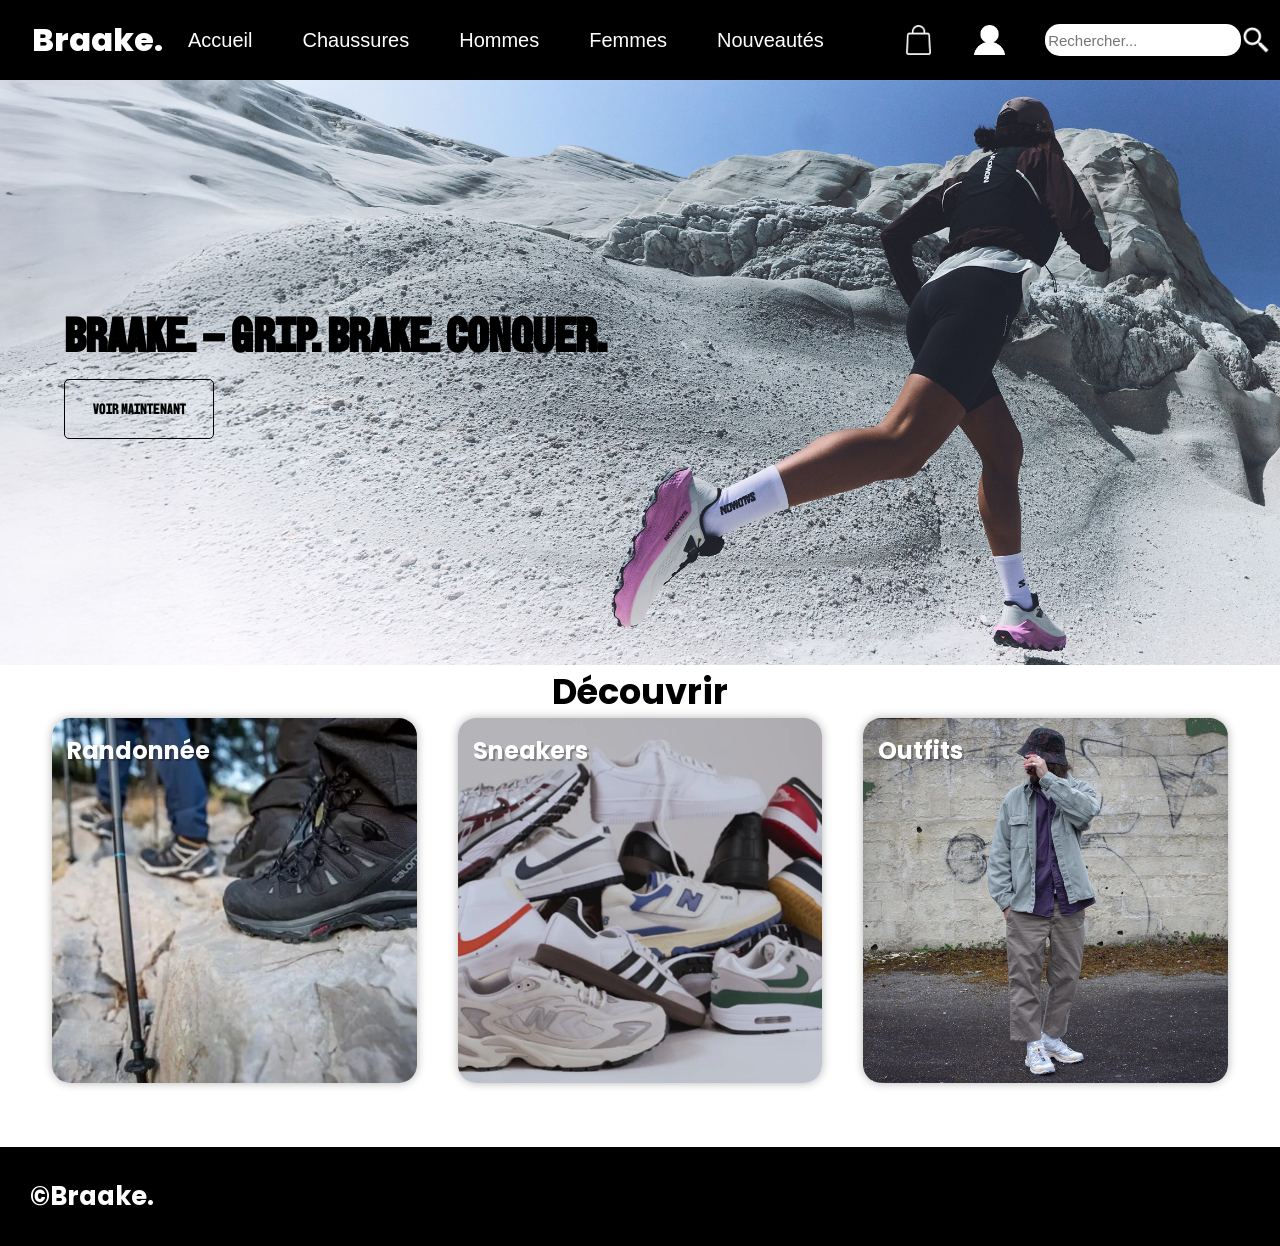
<file: index.html>
<!DOCTYPE html>
<html lang="fr">
<head>
    <meta charset="UTF-8">
    <meta name="viewport" content="width=device-width, initial-scale=1.0">
    <title>Braake. - Accueil</title>
    <link rel="stylesheet" href="assets/css/style.css"> 
    <link href="https://fonts.googleapis.com/css2?family=Poppins:ital,wght@0,100;0,200;0,300;0,400;0,500;0,600;0,700;0,800;0,900;1,100;1,200;1,300;1,400;1,500;1,600;1,700;1,800;1,900&display=swap" rel="stylesheet">
    <link rel="preconnect" href="https://fonts.googleapis.com">
    <link rel="preconnect" href="https://fonts.gstatic.com" crossorigin>
    <link href="https://fonts.googleapis.com/css2?family=BBH+Sans+Bogle&display=swap" rel="stylesheet">
    <link rel="icon" href="assets/imgs/logo.png">
</head>
<body>
    <header>
    <nav class="navbar">
        <div class="bandeaug">
            <a href="index.html" class="logo">Braake.</a>
            <ul class="nav-links">
                <li><a href="index.html">Accueil</a></li>
                <li><a href="#">Chaussures</a></li>
                <li><a href="#">Hommes</a></li>
                <li><a href="#">Femmes</a></li>
                <li><a href="#">Nouveautés</a></li>
            </ul>
        </div>
        <div class="bandeaud">
            <button class="panier-btn" onclick="window.location.href='panier.html'" aria-label="Panier">
                <img src="assets/imgs/panier.png" alt="Icône du panier">
            </button>

            <button class="account-btn" onclick="window.location.href='login.html#Container'" aria-label="Mon compte">
                <img src="assets/imgs/account.png" alt="Icône du compte">
            </button>

            <form class="search-form" action="recherche.html" method="get" role="search">
                <input 
                    type="text" 
                    name="q" 
                    placeholder="Rechercher..." 
                    aria-label="Rechercher sur le site" 
                    required
                >
                <button type="submit" class="search-btn" aria-label="Rechercher">
                    <img src="assets/imgs/search.png" alt="Icône de recherche">
                </button>
            </form>
        </div>
    </nav>
</header>
    <main>
    <section class="section1">
        <img src="assets/imgs/SLIM-BANNER-TRAIL-W-1.jpg" alt="Bannière Braake">
        <div class="slogan">
            <h1>Braake. – Grip. Brake. Conquer.</h1>
            <button>Voir maintenant</button>
        </div>
    </section>

    <section class="section2">
        <div class="Decouvrir">
            <h2>Découvrir</h2>
        </div>

        <div class="cases">
            <div class="case">
                <h2>Randonnée</h2>
                <img src="assets/imgs/comparatif-meilleures-chaussures-de-randonnee-salomon-1024x683.webp" 
                     alt="Chaussures de randonnée Salomon" 
                     loading="lazy">
            </div>

            <div class="case">
                <h2>Sneakers</h2>
                <img src="assets/imgs/d5fdc1b7c388443c995bcc7e89141a63.thumbnail.0000000000_1600x.webp" 
                     alt="Sneakers tendance" 
                     loading="lazy">
            </div>

            <div class="case">
                <h2>Outfits</h2>
                <img src="assets/imgs/barbour-x-noah-bucket-hat-vintage-hbt-Levis-shirt-norse-projects-aros-chinos-Salomon-Advanced-XT-6-4-1440x1440.jpg" 
                     alt="Tenue complète avec chapeau et sneakers" 
                     loading="lazy">
            </div>
        </div>
    </section>
</main>

    <footer>
    <h3>&copy;Braake.</h3>
</footer>
</body>

</html>
</file>
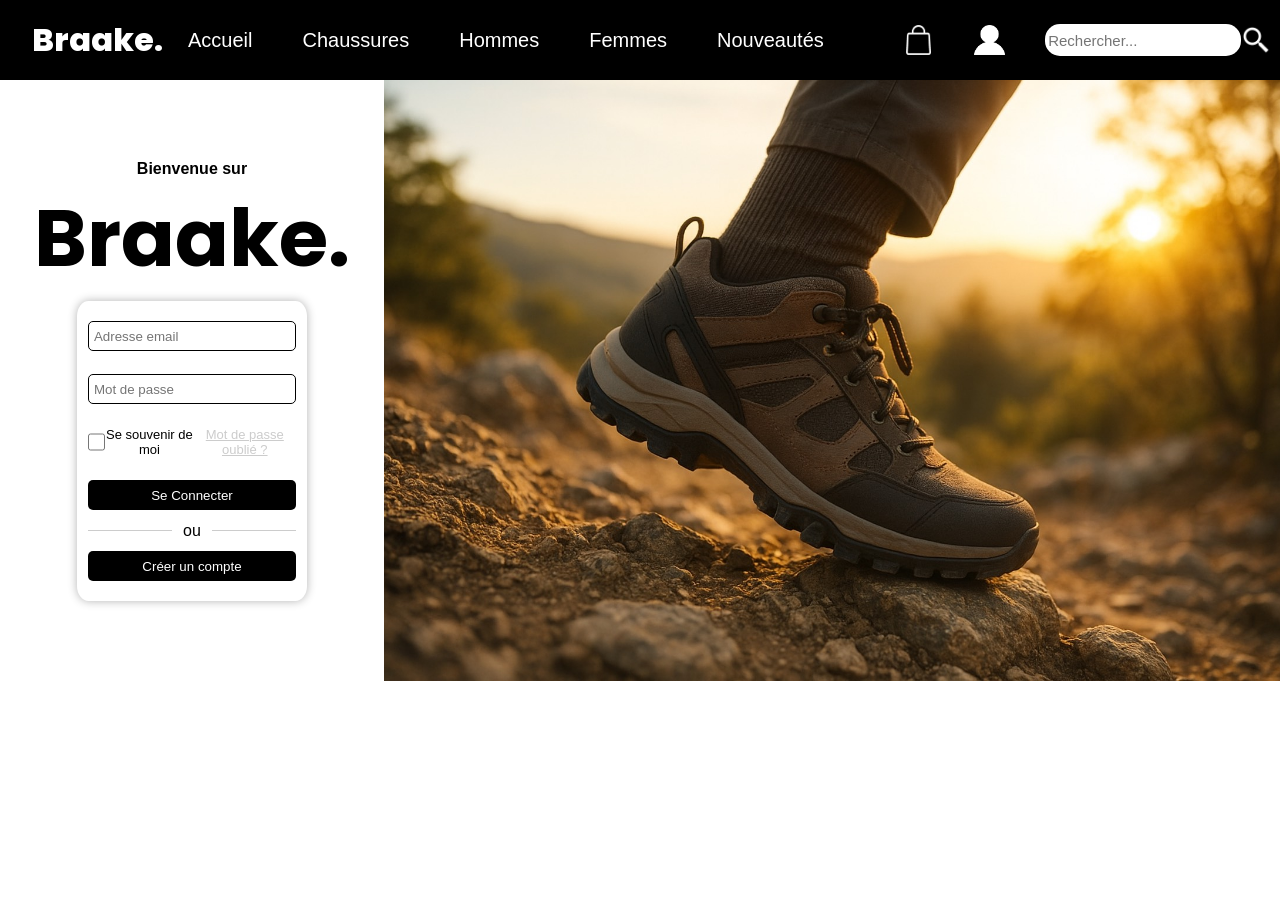
<file: login.html>
<!DOCTYPE html>
<html lang="fr-FR">
<head>
  <meta http-equiv="content-type" content="text/html; charset=utf-8">
  <meta name="viewport" content="width=device-width, initial-scale=1.0">
  <title>Braake. - Connexion</title>
  <link rel="stylesheet" type="text/css" href="assets/css/style.css">
  <link rel="preconnect" href="https://fonts.googleapis.com">
  <link rel="preconnect" href="https://fonts.gstatic.com" crossorigin>
  <link href="https://fonts.googleapis.com/css2?family=Poppins:ital,wght@0,100;0,200;0,300;0,400;0,500;0,600;0,700;0,800;0,900;1,100;1,200;1,300;1,400;1,500;1,600;1,700;1,800;1,900&display=swap" rel="stylesheet">
  <link rel="icon" href="assets/imgs/logo.png">
</head>
<body>
  <header>
    <nav class="navbar">
        <div class="bandeaug">
            <a href="index.html" class="logo">Braake.</a>
            <ul class="nav-links">
              <li><a href="index.html">Accueil</a></li>
                <li><a href="#">Chaussures</a></li>
                <li><a href="#">Hommes</a></li>
                <li><a href="#">Femmes</a></li>
                <li><a href="#">Nouveautés</a></li>
            </ul>
        </div>
        <div class="bandeaud">
            <button class="panier-btn" onclick="window.location.href='panier.html'" aria-label="Panier">
                <img src="assets/imgs/panier.png" alt="Icône du panier">
            </button>

            <button class="account-btn" onclick="window.location.href='login.html#Container'" aria-label="Mon compte">
                <img src="assets/imgs/account.png" alt="Icône du compte">
            </button>

            <form class="search-form" action="recherche.html" method="get" role="search">
                <input 
                    type="text" 
                    name="q" 
                    placeholder="Rechercher..." 
                    aria-label="Rechercher sur le site" 
                    required
                >
                <button type="submit" class="search-btn" aria-label="Rechercher">
                    <img src="assets/imgs/search.png" alt="Icône de recherche">
                </button>
            </form>
        </div>
    </nav>
</header>
  <div class="container-login" id="Container">
    <div class="pgauche">
      <div class="bienvenue">
        <h4>Bienvenue sur</h4>
        <h1>Braake.</h1>
      </div>
      <form method="post">
        <input type="email" name="email" placeholder="Adresse email" required>
        <input type="password" name="password" placeholder="Mot de passe" required>
        <div class="remember">
          <input type="checkbox" name="remember">
          <p>Se souvenir de moi</p>
          <a href="#">Mot de passe oublié ?</a>
        </div>
        <button type="submit">Se Connecter</button>
        <div class="separator" role="separator" aria-orientation="horizontal" aria-hidden="false">
          <span>ou</span>
        </div>
        <button type="button">Créer un compte</button>
      </form>
    </div>
    <div class="pdroite">
      <img src="assets/imgs/vitrine.png" alt="Illustration">
    </div>
  </div>
</body>
</html>
</file>
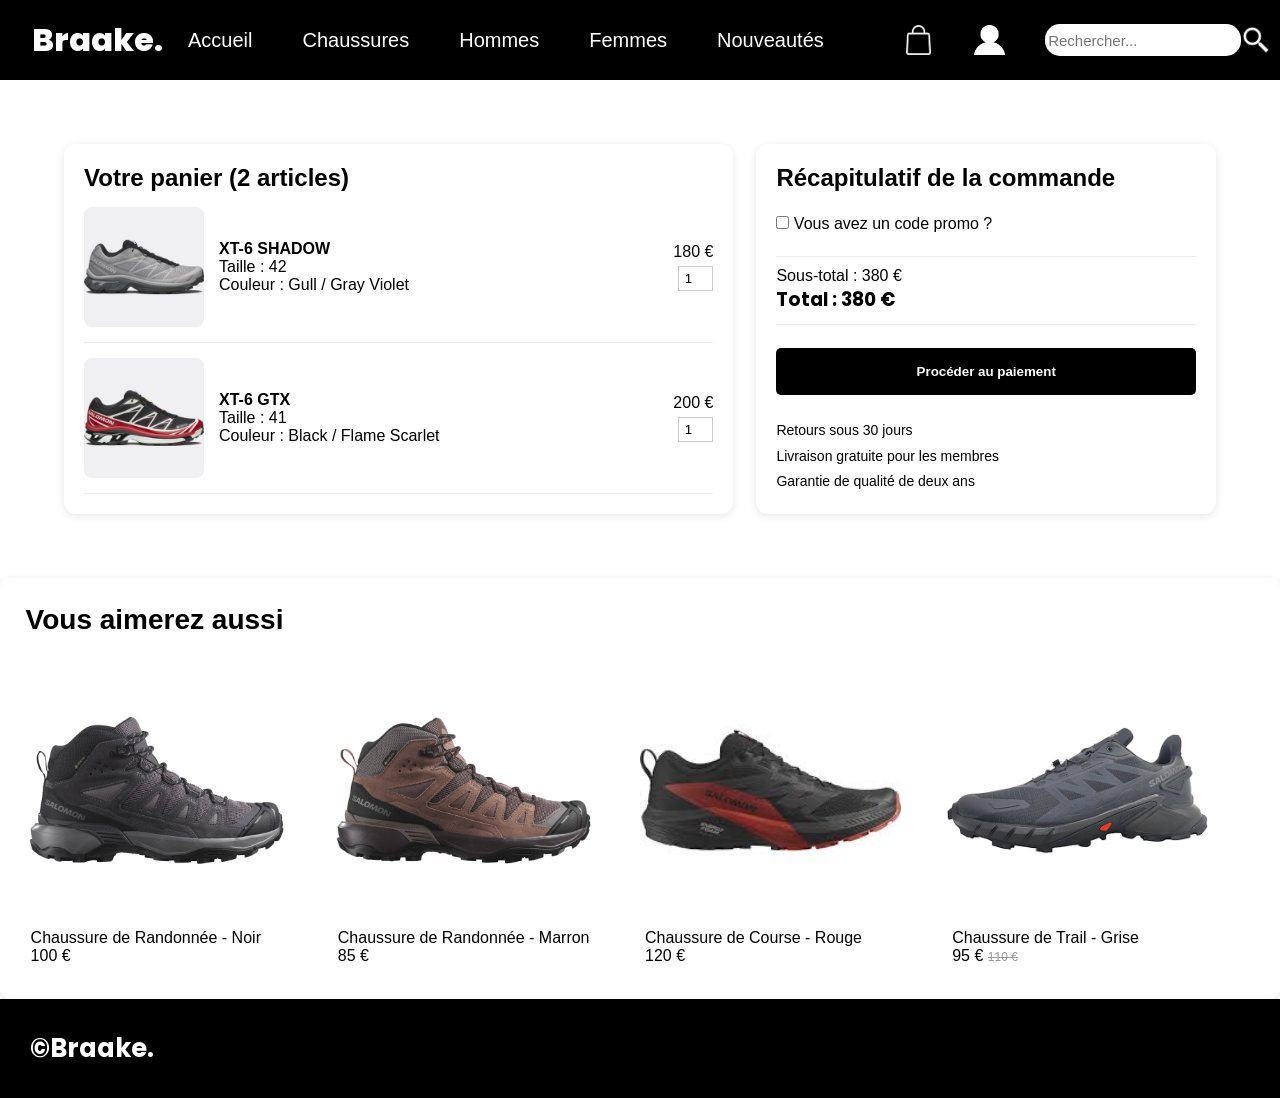
<file: panier.html>
<!DOCTYPE html>
<html lang="fr">
<head>
	<meta charset="UTF-8">
	<meta name="viewport" content="width=device-width, initial-scale=1.0">
	<title>Braake. - Panier d'achat</title>
	<link rel="stylesheet" href="assets/css/style.css">
	<link href="https://fonts.googleapis.com/css2?family=Poppins:ital,wght@0,100;0,200;0,300;0,400;0,500;0,600;0,700;0,800;0,900;1,100;1,200;1,300;1,400;1,500;1,600;1,700;1,800;1,900&display=swap" rel="stylesheet">
    <link rel="preconnect" href="https://fonts.googleapis.com">
    <link rel="preconnect" href="https://fonts.gstatic.com" crossorigin>
    <link href="https://fonts.googleapis.com/css2?family=BBH+Sans+Bogle&display=swap" rel="stylesheet">
	<link rel="icon" href="assets/imgs/logo.png">
</head>
<body>
	<header>
    <nav class="navbar">
        <div class="bandeaug">
            <a href="index.html" class="logo">Braake.</a>
            <ul class="nav-links">
            	<li><a href="index.html">Accueil</a></li>
                <li><a href="#">Chaussures</a></li>
                <li><a href="#">Hommes</a></li>
                <li><a href="#">Femmes</a></li>
                <li><a href="#">Nouveautés</a></li>
            </ul>
        </div>
        <div class="bandeaud">
            <button class="panier-btn" onclick="window.location.href='panier.html'" aria-label="Panier">
                <img src="assets/imgs/panier.png" alt="Icône du panier">
            </button>

            <button class="account-btn" onclick="window.location.href='login.html#Container'" aria-label="Mon compte">
                <img src="assets/imgs/account.png" alt="Icône du compte">
            </button>

            <form class="search-form" action="recherche.html" method="get" role="search">
                <input 
                    type="text" 
                    name="q" 
                    placeholder="Rechercher..." 
                    aria-label="Rechercher sur le site" 
                    required
                >
                <button type="submit" class="search-btn" aria-label="Rechercher">
                    <img src="assets/imgs/search.png" alt="Icône de recherche">
                </button>
            </form>
        </div>
    </nav>
</header>
	<div class="container-panier">

		<!-- Partie gauche : Panier -->
		<div class="cart-summary">
			<h2>Votre panier (2 articles)</h2>

			<div class="cart-item">
				<img src="assets/imgs/xt6-shadow.png" alt="XT-6 Shadow">
				<div class="item-details">
					<h2>XT-6 SHADOW</h2>
					<p>Taille : 42</p>
					<p>Couleur : Gull / Gray Violet</p>
				</div>
				<div class="item-price">
					<p>180 €</p>
					<div class="quantity">
						<input type="number" value="1" min="1">
					</div>
				</div>
			</div>

			<div class="cart-item">
				<img src="assets/imgs/xt6-gtx.png" alt="XT-6 GTX">
				<div class="item-details">
					<h2>XT-6 GTX</h2>
					<p>Taille : 41</p>
					<p>Couleur : Black / Flame Scarlet</p>
				</div>
				<div class="item-price">
					<p>200 €</p>
					<div class="quantity">
						<input type="number" value="1" min="1">
					</div>
				</div>
			</div>
		</div>

		<!-- Partie droite : Récapitulatif -->
		<div class="order-recap">
			<h2>Récapitulatif de la commande</h2>

			<div class="promo">
				<input type="checkbox" id="promo">
				<label for="promo">Vous avez un code promo ?</label>
			</div>

			<div class="price-summary">
				<p>Sous-total : 380 €</p>
				<h3>Total : 380 €</h3>
			</div>

			<button class="checkout">Procéder au paiement</button>

			<div class="advantages">
				<p>Retours sous 30 jours</p>
				<p>Livraison gratuite pour les membres</p>
				<p>Garantie de qualité de deux ans</p>
			</div>
		</div>

	</div> <!-- .container fermé -->

	<!-- Suggestions (en dehors du container) -->
	<div class="recommendations">
		<h2>Vous aimerez aussi</h2>

		<div class="product-list">

			<div class="product">
				<img src="assets/imgs/img1.jpg" alt="Image produit 1">
				<div class="product-info">
					<p>Chaussure de Randonnée - Noir</p>
					<p>100 €</p>
				</div>
			</div>

			<div class="product">
				<img src="assets/imgs/img2.jpg" alt="Image produit 2">
				<div class="product-info">
					<p>Chaussure de Randonnée - Marron</p>
					<p>85 €</p>
				</div>
			</div>

			<div class="product">
				<img src="assets/imgs/img3.jpg" alt="Image produit 3">
				<div class="product-info">
					<p>Chaussure de Course - Rouge</p>
					<p>120 €</p>
				</div>
			</div>

			<div class="product">
				<img src="assets/imgs/img4.jpg" alt="Image produit 4">
				<div class="product-info">
					<p>Chaussure de Trail - Grise</p>
					<p>95 € <del>110 €</del></p>
				</div>
			</div>

		</div> <!-- .product-list fermé -->
	</div> <!-- .recommendations fermé -->
    <footer>
    <h3>&copy;Braake.</h3>
</footer>
</body>
</html>
</file>
<file: assets/css/style.css>
/* ===========================
   🌐 RESET GLOBAL
=========================== */
* {
    margin: 0;
    padding: 0;
    box-sizing: border-box;
    font-family: sans-serif;
}

html {
    scroll-behavior: smooth;
}

body {
    background-color: white;
    color: black;
}

/* ===========================
   🧱 HEADER & FOOTER (COMMUNS)
=========================== */
header,
footer {
    background-color: black;
    color: white;
    width: 100%;
}

header {
    height: 80px;
    display: flex;
    align-items: center;
    justify-content: center;
}

footer {
    text-align: center;
    font-size: 22px;
    padding: 30px;
}

/* --- Texte & logo --- */
h1 {
    font-family: "BBH Sans Bogle";
    font-size: 3rem;
}

h3 {
    display: flex;
    justify-content: flex-start;
    font-family: "Poppins";
}

button{
    border-radius: 5px;
    cursor: pointer;
}
/* ===========================
   🧭 NAVIGATION
=========================== */
nav.navbar {
    width: 95%;
    height: 100%;
    display: flex;
    align-items: center;
    justify-content: space-around;
    color: white;
}

/* --- Bandeau gauche --- */
.bandeaug {
    width: 70%;
    height: 100%;
    display: flex;
    align-items: center;
    justify-content: left;
}

.logo {
    font-family: "Poppins";
    font-weight: 800;
    font-size: 2rem;
    color: white;
    text-decoration: none;
}

/* --- Liens de navigation --- */
.nav-links {
    list-style: none;
    display: flex;
    align-items: center;
}

.nav-links a {
    text-decoration: none;
    color: white;
    font-size: 20px;
    padding: 25px;
    text-transform: capitalize;
    transition: 0.2s;
}

.nav-links a:hover {
    color: grey;
    text-decoration: underline;
}

/* --- Bandeau droit --- */
.bandeaud {
    width: 30%;
    height: 100%;
    display: flex;
    justify-content: space-around;
    align-items: center;
}

/* --- Boutons / icônes --- */
.account-btn,
.search-btn,
.panier-btn {
    border: none;
    background: transparent;
    cursor: pointer;
    width: 30px;
    height: 30px;
    padding: 0;
}

.account-btn img,
.search-btn img,
.panier-btn img {
    height: 100%;
    width: auto;
}

/* --- Barre de recherche --- */
.search-form {
    display: flex;
    align-items: center;
    justify-content: space-evenly;
    height: 40%;
    width: 50%;
}

.search-form input {
    border: none;
    color: black;
    padding: 3px;
    font-size: 15px;
    border-radius: 15px;
    height: 100%;
}

/* ===========================
   🏠 PAGE ACCUEIL
=========================== */

/* --- Section 1 (bannière) --- */
.section1 {
    display: flex;
    justify-content: left;
    align-items: center;
    position: relative;
    height: 65vh;
    background-size: cover;
}

.section1 img {
    width: 100%;
    height: 100%;
    object-fit: cover;
    display: block;
}

.slogan {
    position: absolute;
    display: flex;
    flex-direction: column;
    justify-content: center;
    width: 50%;
    height: 100%;
    margin-left: 5%;
}

.slogan button {
    width: 150px;
    height: 60px;
    margin-top: 15px;
    background-color: transparent;
    border: black solid 1px;
    font-family: "BBH Sans Bogle";
    font-size: 15px;
    transition: all 0.3s ease;
}

.slogan button:hover {
    cursor: pointer;
    background-color: black;
    color: white;
}

/* --- Section 2 (Découvrir) --- */
.section2 {
    display: flex;
    flex-direction: column;
    align-items: center;
    justify-content: space-around;
    height: 20%;
}

.Decouvrir {
    display: flex;
    justify-content: center;
    width: 100%;
}

.Decouvrir h2 {
    font-family: "Poppins";
    font-size: 2.2rem;
}

/* --- Grille des cases --- */
.cases {
    display: flex;
    justify-content: space-around;
    width: 95%;
    margin-bottom: 5%;
}

.case {
    position: relative;
    width: 30%;
    aspect-ratio: 1 / 1;
    overflow: hidden;
    border-radius: 5%;
    box-shadow: 0px 0px 10px rgba(0, 0, 0, 0.3);
}

.case img {
    width: 100%;
    height: 100%;
    object-fit: cover;
    transition: transform 300ms;
}

.case img:hover {
    transform: scale(1.2);
    filter: brightness(0.8);
    cursor: pointer;
}

.case h2 {
    position: absolute;
    z-index: 1;
    padding: 15px;
    color: white;
    font-family: "Poppins";
    text-shadow: 2px 2px 1px rgba(0, 0, 0, 0.3);
}

/* ===========================
   🔐 PAGE LOGIN
=========================== */
.container-login {
    display: flex;
    text-align: center;
    height: 100%;
}

/* Partie gauche */
.pgauche {
    background-color: white;
    width: 30%;
    display: flex;
    flex-direction: column;
    align-items: center;
    justify-content: space-evenly;
}

/* Partie droite */
.pdroite {
    background-color: #f0f0f0;
    width: 70%;
    overflow: hidden;
}

.pdroite img {
    width: 100%;
    height: 100%;
    object-fit: cover;
}

/* Formulaire */
.container-login form {
    background-color: white;
    width: 60%;
    height: 50%;
    display: flex;
    flex-direction: column;
    justify-content: center;
    border-radius: 5%;
    box-shadow: 0px 0px 10px rgba(0, 0, 0, 0.3);
    margin-bottom: 20%;
}

.container-login input,
.container-login button {
    width: 90%;
    height: 10%;
    border: 1px solid black;
    margin: 5% auto;
    padding: 2%;
    border-radius: 5px;
}

.container-login button {
    background-color: black;
    color: white;
    border: none;
    transition: all 0.2s ease;
}

.container-login button:hover {
    background-color: white;
    color: black;
    border: 1px solid black;
}

/* Section bienvenue */
.bienvenue {
    margin-top: 20%;
    display: flex;
    flex-direction: column;
    justify-content: center;
}

.container-login h1 {
    font-family: "Poppins";
    font-size: 5em;
}

/* Options "souvenir" */
.remember {
    display: flex;
    justify-content: space-between;
    align-items: center;
    margin: 5%;
    font-size: small;
}

.container-login input[type="checkbox"] {
  width: 10%;
  height: 100%;
  margin: 0;
}

.container-login form a {
    text-decoration: underline;
    color: #ccc;
    cursor: pointer;
}

.separator {
    display: flex;
    align-items: center;
    text-align: center;
    width: 100%;
}

.separator::before,
.separator::after {
    content: '';
    flex: 1;
    border-bottom: 1px solid #ccc;
    margin: 0 5%;
}

/* ===========================
   🛒 PAGE PANIER
=========================== */
.container-panier img {
    background-color: #F0F0F2;
}

/* Grille principale */
.container-panier {
    display: flex;
    justify-content: space-between;
    gap: 2%;
    padding: 5%;
}

/* Bloc gauche */
.cart-summary {
    flex: 1.5;
    background: white;
    border-radius: 12px;
    padding: 20px;
    box-shadow: 0 2px 8px rgba(0, 0, 0, 0.1);
}

.cart-item {
    display: flex;
    align-items: center;
    justify-content: space-between;
    border-bottom: 1px solid #eee;
    padding: 15px 0;
}

.cart-item img {
    width: 120px;
    border-radius: 8px;
}

.item-details {
    display: flex;
    flex-direction: column;
    justify-content: space-between;
    flex: 1;
    margin-left: 15px;
}

.item-details h2 {
    font-size: 16px;
    cursor: pointer;
}

.item-price {
    text-align: right;
}

.quantity {
    display: flex;
    align-items: center;
    justify-content: flex-end;
    margin-top: 5px;
}

.quantity input {
    width: 35px;
    text-align: center;
    border: 1px solid #ccc;
    height: 25px;
}

/* Bloc droit */
.order-recap {
    display: flex;
    flex-direction: column;
    justify-content: space-between;
    flex: 1;
    background-color: white;
    border-radius: 12px;
    padding: 20px;
    box-shadow: 0 2px 8px rgba(0, 0, 0, 0.1);
}

.price-summary {
    border-top: 1px solid #eee;
    border-bottom: 1px solid #eee;
    padding: 10px 0;
}

.checkout {
    background: black;
    color: white;
    border: 1px solid transparent;
    padding: 15px;
    width: 100%;
    font-weight: bold;
    cursor: pointer;
    transition: 0.3s;
}

.checkout:hover {
    color: black;
    background-color: white;
    border: 1px solid black;
}

.advantages {
    font-size: 14px;
    line-height: 1.8;
}

/* Suggestions */
.recommendations {
    background-color: #fff;
    padding: 2%;
    border-radius: 10px;
    box-shadow: 0 2px 8px rgba(0, 0, 0, 0.1);
}

.recommendations h2 {
    margin-bottom: 2%;
    text-align: left;
    font-size: 175%;
}

.product-list {
    display: flex;
    justify-content: center;
}

.product {
    flex: 1;
}

.product img {
    width: 85%;
    border-radius: 8px 8px 0 0;
    display: block;
    cursor: pointer;
}

.product-info {
    padding: 8px 5px;
    background: white;
    border-radius: 0 0 8px 8px;
    box-sizing: border-box;
    cursor: pointer;
}

.product-info del {
    color: #999;
    font-size: 12px;
}
</file>
